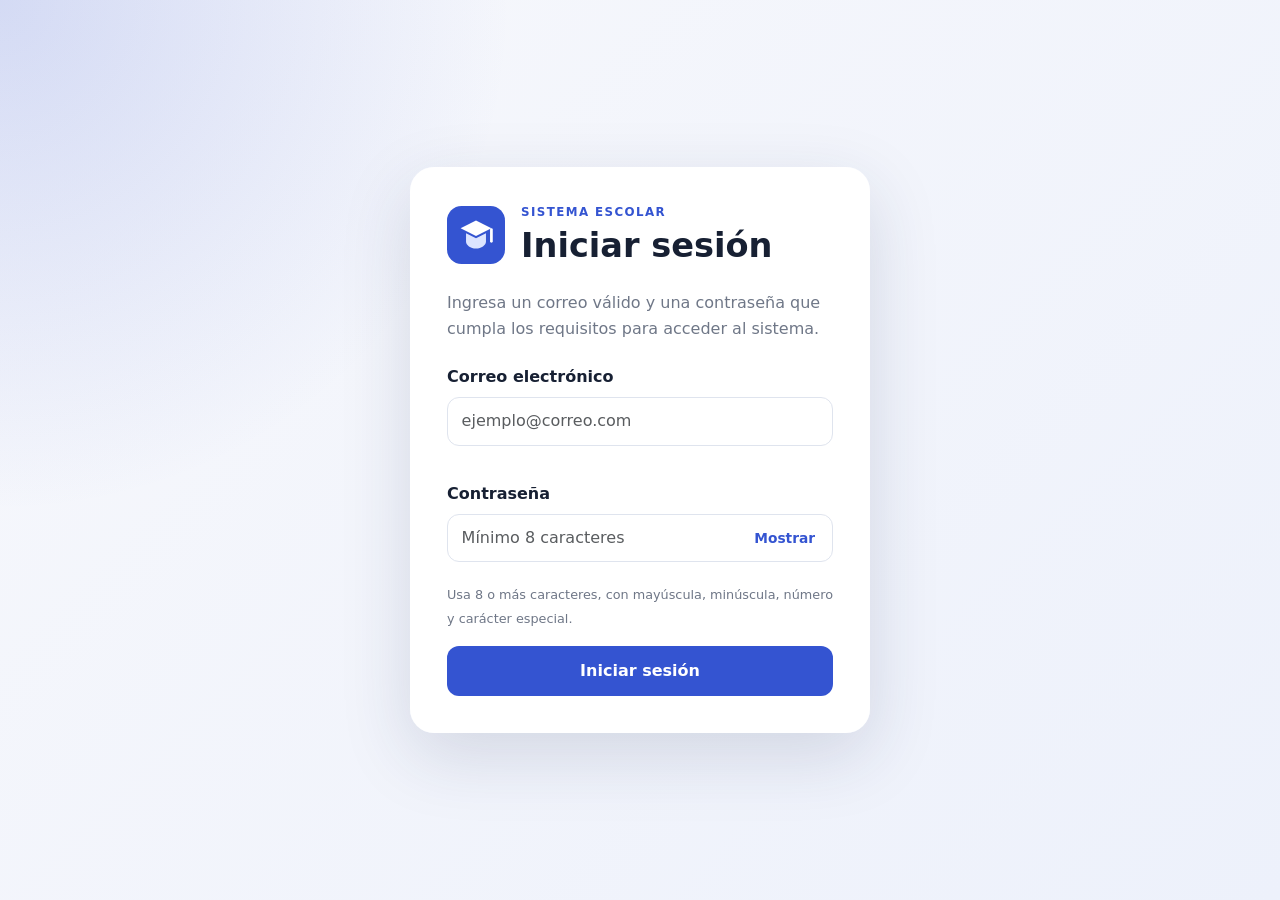
<file: index.html>
<!doctype html>
<html lang="es">
<head>
  <meta charset="utf-8">
  <meta name="viewport" content="width=device-width, initial-scale=1">
  <meta name="description" content="Panel principal del sistema escolar">
  <title>Sistema Escolar | Inicio</title>

  <!-- Bootstrap 5 como base visual -->
  <link href="https://cdn.jsdelivr.net/npm/bootstrap@5.3.3/dist/css/bootstrap.min.css" rel="stylesheet">
  <link rel="stylesheet" href="css/style.css">
</head>
<body>
  <div class="app-shell">
    <aside id="sidebar" class="sidebar" aria-label="Menú principal">
      <div class="sidebar-brand">
        <img src="img/logo.svg" alt="" class="sidebar-logo">
        <div class="sidebar-brand-copy">
          <strong>Sistema Escolar</strong>
          <span>Panel administrativo</span>
        </div>
      </div>

      <nav class="sidebar-nav">
        <button id="usuariosMenuButton" class="sidebar-link sidebar-parent" type="button" aria-expanded="false" aria-controls="usuariosSubmenu">
          <span class="sidebar-icon">👥</span>
          <span class="sidebar-text">Usuarios</span>
          <span class="sidebar-chevron">⌄</span>
        </button>

        <div id="usuariosSubmenu" class="sidebar-submenu" hidden>
          <button id="capturaMenuButton" class="sidebar-sublink active" type="button">
            <span>Captura</span>
          </button>
        </div>
      </nav>
    </aside>

    <div class="main-area">
      <header class="topbar">
        <button id="sidebarToggle" class="icon-button" type="button" aria-label="Abrir o cerrar menú lateral">☰</button>

        <div class="topbar-title">
          <span class="eyebrow">Panel</span>
          <strong>Captura</strong>
        </div>

        <div class="user-menu-wrap">
          <button id="userMenuButton" class="user-menu-button" type="button" aria-expanded="false" aria-controls="userDropdown">
            <span class="user-avatar">U</span>
            <span id="navbarUsuario" class="user-name">Usuario</span>
            <span aria-hidden="true">⌄</span>
          </button>

          <div id="userDropdown" class="user-dropdown" hidden>
            <button id="logoutButton" class="dropdown-action" type="button">Salir del sistema</button>
          </div>
        </div>
      </header>

      <main class="content-area">
        <section class="welcome-card">
          <div>
            <p class="eyebrow">Bienvenido</p>
            <h1>Captura de información</h1>
            <p>Utiliza los formularios para registrar usuarios y validar los datos de alumnos.</p>
          </div>
          <div class="status-pill">Sesión activa</div>
        </section>

        <section id="capturaSection" class="content-grid">
          <article class="panel-card">
            <div class="panel-heading">
              <div>
                <p class="eyebrow">Usuarios / Captura</p>
                <h2>Captura de usuario</h2>
              </div>
            </div>

            <div id="usuarioMessage" class="form-message" role="alert" aria-live="polite"></div>

            <form id="usuarioForm" novalidate>
              <div class="mb-3">
                <label for="nombreUsuario" class="form-label">Nombre de usuario</label>
                <input type="text" class="form-control" id="nombreUsuario" placeholder="Nombre completo" required>
                <div class="field-error" id="nombreUsuarioError"></div>
              </div>

              <div class="mb-3">
                <label for="correoUsuario" class="form-label">Correo electrónico</label>
                <input type="email" class="form-control" id="correoUsuario" placeholder="usuario@correo.com" required>
                <div class="field-error" id="correoUsuarioError"></div>
              </div>

              <div class="mb-3">
                <label for="passwordUsuario" class="form-label">Contraseña</label>
                <input type="password" class="form-control" id="passwordUsuario" placeholder="Contraseña segura" required>
                <div class="field-error" id="passwordUsuarioError"></div>
              </div>

              <button class="btn btn-primary" type="submit">Guardar usuario</button>
            </form>
          </article>

          <article class="panel-card">
            <div class="panel-heading">
              <div>
                <p class="eyebrow">Alumnos</p>
                <h2>Formulario de alumno</h2>
              </div>
            </div>

            <div id="alumnoMessage" class="form-message" role="alert" aria-live="polite"></div>

            <form id="alumnoForm" novalidate>
              <div class="mb-3">
                <label for="nombreAlumno" class="form-label">Nombre del alumno</label>
                <input type="text" class="form-control" id="nombreAlumno" placeholder="Nombre completo" required>
                <div class="field-error" id="nombreAlumnoError"></div>
              </div>

              <div class="mb-3">
                <label for="numeroControl" class="form-label">Número de control</label>
                <input
                  type="text"
                  inputmode="numeric"
                  maxlength="6"
                  class="form-control"
                  id="numeroControl"
                  placeholder="6 dígitos"
                  required
                >
                <div class="field-error" id="numeroControlError"></div>
                <small class="form-hint">Debe contener exactamente 6 dígitos numéricos.</small>
              </div>

              <div class="mb-3">
                <label for="fechaNacimiento" class="form-label">Fecha de nacimiento</label>
                <input type="date" class="form-control" id="fechaNacimiento" required>
                <div class="field-error" id="fechaNacimientoError"></div>
              </div>

              <button class="btn btn-primary" type="submit">Validar alumno</button>
            </form>
          </article>
        </section>
      </main>
    </div>
  </div>

  <!-- Modal propio: muestra la mayoría de edad -->
  <div id="edadModal" class="modal-backdrop-custom" hidden>
    <section class="edad-modal" role="dialog" aria-modal="true" aria-labelledby="edadModalTitle">
      <button id="closeModalButton" type="button" class="modal-close" aria-label="Cerrar modal">×</button>
      <div id="modalIcon" class="modal-icon">✓</div>
      <p class="eyebrow">Resultado</p>
      <h2 id="edadModalTitle">Validación de edad</h2>
      <p id="edadModalMessage"></p>
      <button id="modalAceptarButton" type="button" class="btn btn-primary">Aceptar</button>
    </section>
  </div>

  <script src="js/utileria.js"></script>
  <script src="js/index.js"></script>
</body>
</html>
</file>
<file: css/style.css>
:root {
  --sidebar-width: 270px;
  --primary: #3454d1;
  --primary-dark: #243ca0;
  --ink: #172033;
  --muted: #6f7787;
  --line: #e2e6ef;
  --surface: #ffffff;
  --page: #f4f6fb;
  --danger: #b42318;
  --success: #087443;
}

* { box-sizing: border-box; }
html, body { min-height: 100%; }
body {
  margin: 0;
  font-family: Inter, ui-sans-serif, system-ui, -apple-system, BlinkMacSystemFont, "Segoe UI", sans-serif;
  color: var(--ink);
  background: var(--page);
}
button { font: inherit; }

.app-shell { min-height: 100vh; }

.sidebar {
  position: fixed;
  inset: 0 auto 0 0;
  z-index: 30;
  width: var(--sidebar-width);
  padding: 22px 16px;
  color: #fff;
  background: #18213d;
  transition: width .22s ease, transform .22s ease;
  overflow-x: hidden;
}

.sidebar-brand {
  display: flex;
  align-items: center;
  gap: 12px;
  padding: 4px 8px 28px;
}

.sidebar-logo { width: 44px; height: 44px; flex: none; }
.sidebar-brand-copy { min-width: 170px; }
.sidebar-brand-copy strong { display: block; font-size: .96rem; }
.sidebar-brand-copy span { color: #b7c1df; font-size: .76rem; }

.sidebar-nav { display: grid; gap: 8px; }
.sidebar-link,
.sidebar-sublink {
  width: 100%;
  border: 0;
  color: inherit;
  text-align: left;
  cursor: pointer;
}

.sidebar-link {
  display: grid;
  grid-template-columns: 30px 1fr auto;
  align-items: center;
  gap: 8px;
  padding: 12px;
  border-radius: 12px;
  background: transparent;
}

.sidebar-link:hover,
.sidebar-link[aria-expanded="true"] { background: rgba(255,255,255,.09); }
.sidebar-icon { font-size: 1.05rem; }
.sidebar-chevron { transition: transform .2s ease; }
.sidebar-parent[aria-expanded="true"] .sidebar-chevron { transform: rotate(180deg); }

.sidebar-submenu { padding: 2px 0 2px 42px; }
.sidebar-sublink {
  padding: 10px 12px;
  border-radius: 10px;
  color: #cfd7ed;
  background: transparent;
}
.sidebar-sublink:hover,
.sidebar-sublink.active { background: rgba(52,84,209,.35); color: #fff; }

.main-area {
  min-height: 100vh;
  margin-left: var(--sidebar-width);
  transition: margin-left .22s ease;
}

.topbar {
  position: sticky;
  top: 0;
  z-index: 20;
  min-height: 72px;
  display: grid;
  grid-template-columns: auto 1fr auto;
  align-items: center;
  gap: 14px;
  padding: 12px 28px;
  border-bottom: 1px solid var(--line);
  background: rgba(255,255,255,.94);
  backdrop-filter: blur(12px);
}

.icon-button {
  width: 42px;
  height: 42px;
  border: 1px solid var(--line);
  border-radius: 10px;
  background: #fff;
  font-size: 1.15rem;
}

.eyebrow {
  margin: 0 0 3px;
  color: var(--primary);
  text-transform: uppercase;
  letter-spacing: .12em;
  font-size: .72rem;
  font-weight: 800;
}
.topbar-title strong { display: block; }

.user-menu-wrap { position: relative; }
.user-menu-button {
  display: flex;
  align-items: center;
  gap: 9px;
  min-height: 44px;
  padding: 6px 10px;
  border: 1px solid var(--line);
  border-radius: 12px;
  background: #fff;
  color: var(--ink);
}
.user-avatar {
  width: 30px;
  height: 30px;
  display: grid;
  place-items: center;
  border-radius: 50%;
  background: #e9edff;
  color: var(--primary);
  font-weight: 800;
}
.user-name { max-width: 220px; overflow: hidden; text-overflow: ellipsis; white-space: nowrap; }

.user-dropdown {
  position: absolute;
  right: 0;
  top: calc(100% + 8px);
  min-width: 190px;
  padding: 8px;
  border: 1px solid var(--line);
  border-radius: 12px;
  background: #fff;
  box-shadow: 0 15px 35px rgba(37,47,78,.14);
}
.dropdown-action {
  width: 100%;
  padding: 10px 12px;
  border: 0;
  border-radius: 8px;
  background: transparent;
  text-align: left;
  color: var(--danger);
  font-weight: 700;
}
.dropdown-action:hover { background: #fff1f0; }

.content-area { padding: 30px; }
.welcome-card {
  display: flex;
  align-items: center;
  justify-content: space-between;
  gap: 24px;
  padding: 26px 28px;
  margin-bottom: 24px;
  border: 1px solid #dde3f2;
  border-radius: 20px;
  background: linear-gradient(135deg, #fff, #f2f5ff);
}
.welcome-card h1 { margin: 0 0 8px; font-size: clamp(1.6rem, 3vw, 2.3rem); }
.welcome-card p:last-child { margin: 0; color: var(--muted); }
.status-pill {
  flex: none;
  padding: 8px 12px;
  border-radius: 999px;
  background: #eafbf2;
  color: var(--success);
  font-size: .82rem;
  font-weight: 800;
}

.content-grid {
  display: grid;
  grid-template-columns: repeat(2, minmax(0, 1fr));
  gap: 22px;
}

.panel-card {
  padding: 24px;
  border: 1px solid var(--line);
  border-radius: 18px;
  background: #fff;
  box-shadow: 0 10px 28px rgba(48,57,90,.06);
}
.panel-heading { margin-bottom: 18px; }
.panel-heading h2 { margin: 0; font-size: 1.3rem; }

.mb-3 { margin-bottom: 1rem; }
.form-label { display: block; margin-bottom: .45rem; font-weight: 650; }
.form-control {
  display: block;
  width: 100%;
  padding: .65rem .8rem;
  min-height: 46px;
  border-radius: 11px;
  border: 1px solid var(--line);
}
.form-control:focus { border-color: var(--primary); box-shadow: 0 0 0 .2rem rgba(52,84,209,.12); }
.btn { display: inline-block; padding: .65rem 1rem; border: 1px solid transparent; cursor: pointer; }
.btn-primary { background: var(--primary); border-color: var(--primary); border-radius: 10px; font-weight: 700; }
.btn-primary:hover { background: var(--primary-dark); border-color: var(--primary-dark); }
.field-error { min-height: 18px; padding-top: 4px; color: var(--danger); font-size: .82rem; }
.form-hint { color: var(--muted); font-size: .78rem; }

.form-message { display: none; margin-bottom: 15px; padding: 11px 13px; border-radius: 10px; font-size: .88rem; }
.form-message.show { display: block; }
.form-message.error { background: #fff1f0; color: var(--danger); }
.form-message.success { background: #ecfdf3; color: var(--success); }

.modal-backdrop-custom[hidden] { display: none; }

.modal-backdrop-custom {
  position: fixed;
  inset: 0;
  z-index: 100;
  display: grid;
  place-items: center;
  padding: 20px;
  background: rgba(16,24,40,.58);
}
.edad-modal {
  position: relative;
  width: min(100%, 430px);
  padding: 30px;
  border-radius: 20px;
  background: #fff;
  box-shadow: 0 28px 80px rgba(0,0,0,.25);
}
.modal-close {
  position: absolute;
  top: 13px;
  right: 14px;
  width: 34px;
  height: 34px;
  border: 0;
  border-radius: 50%;
  background: #f0f2f7;
  font-size: 1.4rem;
}
.modal-icon {
  width: 50px;
  height: 50px;
  display: grid;
  place-items: center;
  margin-bottom: 18px;
  border-radius: 50%;
  background: #e9edff;
  color: var(--primary);
  font-size: 1.45rem;
  font-weight: 900;
}
.edad-modal h2 { margin: 0 0 12px; }
.edad-modal p { color: var(--muted); line-height: 1.6; }

body.sidebar-collapsed .sidebar { width: 82px; }
body.sidebar-collapsed .sidebar-brand-copy,
body.sidebar-collapsed .sidebar-text,
body.sidebar-collapsed .sidebar-chevron,
body.sidebar-collapsed .sidebar-submenu { display: none; }
body.sidebar-collapsed .main-area { margin-left: 82px; }

@media (max-width: 900px) {
  .content-grid { grid-template-columns: 1fr; }
  .sidebar { transform: translateX(-100%); width: var(--sidebar-width); }
  .main-area, body.sidebar-collapsed .main-area { margin-left: 0; }
  body.mobile-sidebar-open .sidebar { transform: translateX(0); }
  body.sidebar-collapsed .sidebar { width: var(--sidebar-width); }
  body.sidebar-collapsed .sidebar-brand-copy,
  body.sidebar-collapsed .sidebar-text,
  body.sidebar-collapsed .sidebar-chevron { display: initial; }
  body.sidebar-collapsed .sidebar-submenu:not([hidden]) { display: block; }
}

@media (max-width: 620px) {
  .topbar { padding: 10px 15px; }
  .topbar-title { display: none; }
  .content-area { padding: 18px 14px; }
  .welcome-card { align-items: flex-start; flex-direction: column; padding: 22px; }
  .user-name { max-width: 125px; }
  .panel-card { padding: 20px; }
}
</file>
<file: css/login.css>
:root {
  --primary: #3454d1;
  --primary-dark: #243ca0;
  --ink: #172033;
  --muted: #6f7787;
  --line: #dfe4ee;
  --surface: #ffffff;
  --danger: #b42318;
  --success: #087443;
}

* { box-sizing: border-box; }

body.login-page {
  margin: 0;
  min-height: 100vh;
  font-family: Inter, ui-sans-serif, system-ui, -apple-system, BlinkMacSystemFont, "Segoe UI", sans-serif;
  color: var(--ink);
  background:
    radial-gradient(circle at top left, rgba(52, 84, 209, .18), transparent 32rem),
    linear-gradient(135deg, #f7f8fc, #edf1fb);
}

.login-wrapper {
  min-height: 100vh;
  display: grid;
  place-items: center;
  padding: 32px 20px;
}

.login-card {
  width: min(100%, 460px);
  padding: 36px;
  border: 1px solid rgba(255,255,255,.8);
  border-radius: 24px;
  background: rgba(255,255,255,.96);
  box-shadow: 0 22px 70px rgba(35, 48, 88, .15);
}

.brand-block {
  display: flex;
  gap: 16px;
  align-items: center;
  margin-bottom: 24px;
}

.brand-logo {
  width: 58px;
  height: 58px;
}

.brand-kicker,
.eyebrow {
  margin: 0 0 4px;
  text-transform: uppercase;
  letter-spacing: .12em;
  font-size: .74rem;
  font-weight: 800;
  color: var(--primary);
}

h1 {
  margin: 0;
  font-size: clamp(1.7rem, 5vw, 2.1rem);
  font-weight: 750;
}

.login-intro {
  margin-bottom: 24px;
  color: var(--muted);
  line-height: 1.6;
}

.form-label {
  font-weight: 650;
}

.mb-3 { margin-bottom: 1rem; }
.w-100 { width: 100%; }

.form-control {
  display: block;
  width: 100%;
  padding: .7rem .85rem;
  min-height: 48px;
  border-radius: 12px;
  border: 1px solid var(--line);
}

.form-control:focus {
  border-color: var(--primary);
  box-shadow: 0 0 0 .2rem rgba(52, 84, 209, .12);
}

.password-control { position: relative; }
.password-control .form-control { padding-right: 84px; }

.password-toggle {
  position: absolute;
  right: 12px;
  top: 50%;
  transform: translateY(-50%);
  border: 0;
  background: transparent;
  color: var(--primary);
  font-weight: 700;
  font-size: .86rem;
}

.btn {
  display: inline-block;
  padding: .7rem 1rem;
  border: 1px solid transparent;
  cursor: pointer;
}

.login-button {
  min-height: 50px;
  border-radius: 12px;
  border: 0;
  background: var(--primary);
  font-weight: 700;
}
.login-button:hover { background: var(--primary-dark); }

.field-error {
  min-height: 20px;
  padding-top: 5px;
  color: var(--danger);
  font-size: .84rem;
}

.password-help,
.simulation-note {
  color: var(--muted);
  font-size: .8rem;
}

.simulation-note {
  margin: 22px 0 0;
  text-align: center;
}

.form-message {
  display: none;
  margin-bottom: 16px;
  padding: 12px 14px;
  border-radius: 10px;
  font-size: .9rem;
}

.form-message.show { display: block; }
.form-message.error { background: #fff1f0; color: var(--danger); }
.form-message.success { background: #ecfdf3; color: var(--success); }

@media (max-width: 520px) {
  .login-card { padding: 28px 22px; border-radius: 18px; }
}
</file>
